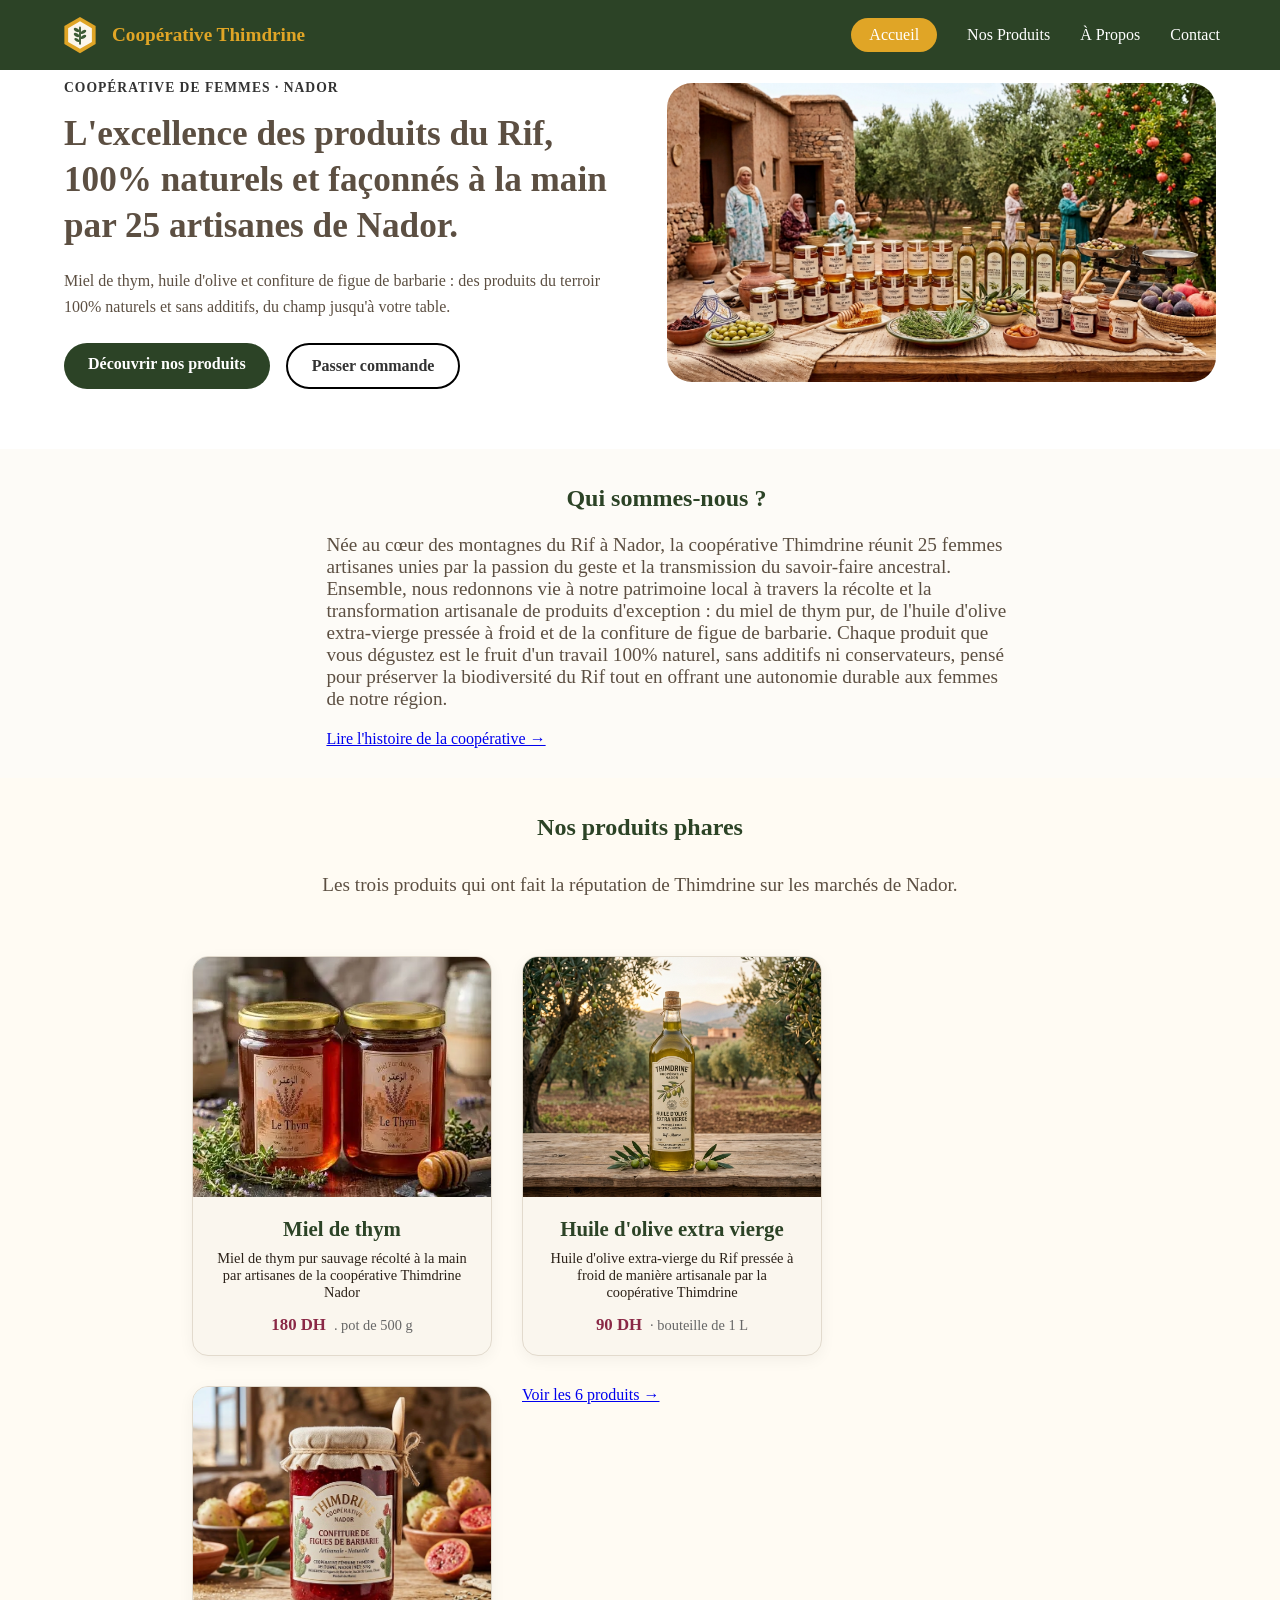
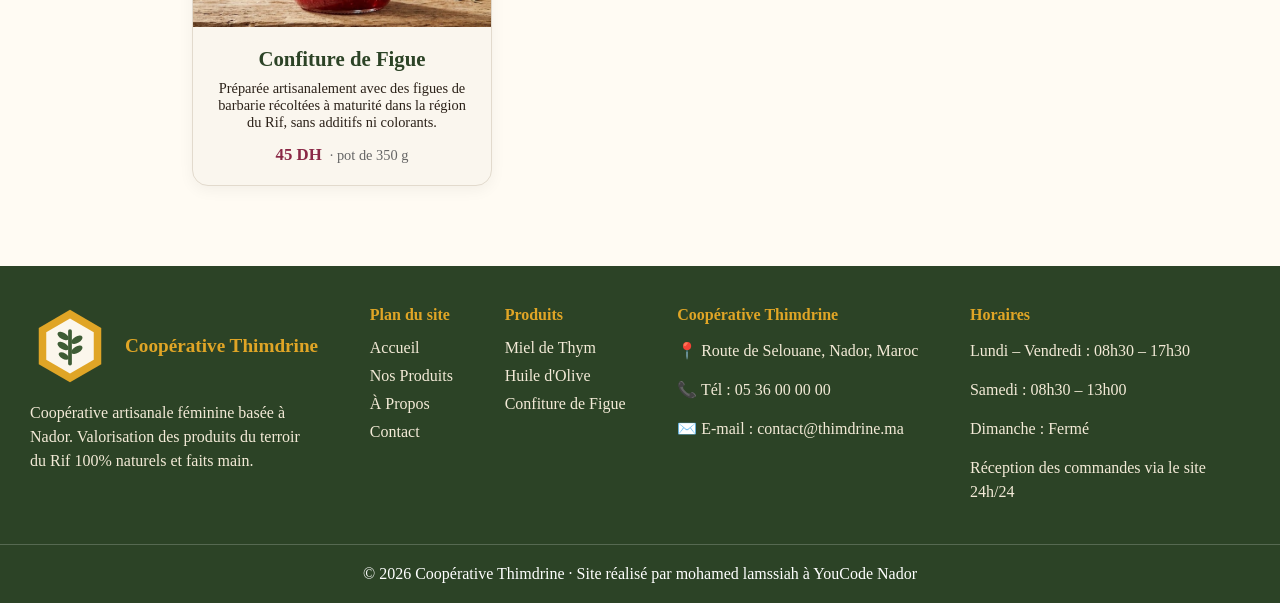
<file: index.html>
<!DOCTYPE html>
<html lang="fr">
<head>
    <meta charset="UTF-8">
    <meta name="viewport" content="width=device-width, initial-scale=1.0">
    <link rel="stylesheet" href="https://fonts.googleapis.com/css?family=Tangerine">
    <link rel="stylesheet" href="style.css">
    <title>cooperative-thimdrine</title>
</head>
<body>
    <header>
        <nav>
            <a href="index.html">
                <img src="img/logo.svg" alt="Thimdrine - Produits artisanaux marocains">
                <h2>Coopérative Thimdrine</h2>
            </a>
            <div class="nav-menu-wrapper">
                <ul class="nav-list">
                    <li><a href="index.html" class="active">Accueil</a></li>
                    <li><a href="Nos_Produits.html">Nos Produits</a></li>
                    <li><a href="À_Propos.html">À Propos</a></li>
                    <li><a href="Contact.html">Contact</a></li>
                </ul>    
            </div>
        </nav>
    </header> 
    
    <main>
        <section class="hero">
            <div class="hero-content">
                <p class="tagline">COOPÉRATIVE DE FEMMES · NADOR</p>
                <h2>
                    L'excellence des produits du Rif, 100% naturels et façonnés à la main par 25 artisanes de Nador.
                </h2>
                <p class="hero-description">
                    Miel de thym, huile d'olive et confiture de figue de barbarie : des produits du terroir 100% naturels et sans additifs, du champ jusqu'à votre table.
                </p>
                <div class="hero-btn">
                    <a href="Nos_Produits.html" class="first-btn">Découvrir nos produits</a>
                    <a href="Contact.html" class="secende-btn">Passer commande</a>
                </div>
            </div>
            
            <figure class="hero-img">
                <img src="img/cooperative.webp" alt="Femmes de la coopérative de Nador présentants leurs produits artisanaux" loading="lazy">
            </figure>   
        </section>

        <section class="secende-hero">
            <div class="seconde-hero-centent">
                <h2>Qui sommes-nous ?</h2>
                <p class="text">
                    Née au cœur des montagnes du Rif à Nador, la coopérative Thimdrine réunit 25 femmes artisanes unies par la passion du geste et la transmission du savoir-faire ancestral.
                    Ensemble, nous redonnons vie à notre patrimoine local à travers la récolte et la transformation artisanale de produits d'exception : du miel de thym pur, de l'huile d'olive extra-vierge pressée à froid et de la confiture de figue de barbarie.
                    Chaque produit que vous dégustez est le fruit d'un travail 100% naturel, sans additifs ni conservateurs, pensé pour préserver la biodiversité du Rif tout en offrant une autonomie durable aux femmes de notre région.
                </p>
                <div class="second-hero-btn">
                    <a href="À_Propos.html" class="btn">Lire l'histoire de la coopérative →</a>
                </div>
            </div>
        </section>

        <section class="third-hero">
            <div class="third-hero-centent">
                <h2>Nos produits phares</h2>
                <p class="text">
                    Les trois produits qui ont fait la réputation de Thimdrine sur les marchés de Nador.
                </p>
            </div>
            <div class="product">
                <article class="product-card">
                    <div class="product-img">
                        <img src="img/product1.webp" alt="Miel de thym" loading="lazy">
                    </div>
                    <div class="product-info">
                        <h3>Miel de thym</h3>
                        <p class="product-description">
                            Miel de thym pur sauvage récolté à la main par artisanes de la coopérative Thimdrine Nador

                        </p>
                        <div class="product-price">
                            <span class="price">180 DH</span>
                            <span class="unit">. pot de 500 g</span>
                        </div>
                    </div>
                </article>

                <article class="product-card">
                    <div class="product-img">
                        <img src="img/product.webp" alt="Huile d'olive extra vierge" loading="lazy">
                    </div>
                    <div class="product-info">
                        <h3>Huile d'olive extra vierge</h3>
                        <p class="product-description">
                            Huile d'olive extra-vierge du Rif pressée à froid de manière artisanale par la coopérative Thimdrine
                        </p>
                        <div class="product-price">
                            <span class="price">90 DH</span>
                            <span class="unit">· bouteille de 1 L</span>
                        </div>
                    </div>
                    
                </article>
                <article class="product-card">
                    <div class="product-img">
                        <img src="img/product2.webp" alt="Confiture de Figue" loading="lazy">
                    </div>
                    <div class="product-info">
                        <h3>Confiture de Figue</h3>
                        <p class="product-description">
                            Préparée artisanalement avec des figues de barbarie récoltées à maturité dans la région du Rif, sans additifs ni colorants.
                        </p>
                        <div class="product-price">
                            <span class="price">45 DH</span>
                            <span class="unit">· pot de 350 g</span>
                        </div>
                    </div>
                </article>
                <div class="second-hero-btn">
                    <a href="Nos_Produits.html" class="btn">Voir les 6 produits →</a>
                </div>
                
            </div>

        </section>
    </main>  


    <footer>
        <div class="footer-main">
            <div class="footer-col">
                <a href="index.html">
                    <img src="img/logo.svg" alt="Thimdrine - Produits artisanaux marocains">
                    <h1>Coopérative Thimdrine</h1>
                </a>
                <p>Coopérative artisanale féminine basée à Nador. Valorisation des produits du terroir du Rif 100% naturels et faits main.</p>
            </div>
            <div class="footer-col">
                <h2>Plan du site</h2>
                <ul class="nav-plan">
                    <li><a href="index.html">Accueil</a></li>
                    <li><a href="Nos_Produits.html">Nos Produits</a></li>
                    <li><a href="À_Propos.html">À Propos</a></li>
                    <li><a href="Contact.html">Contact</a></li>
                </ul>
            </div>
            <div class="footer-col">
                <h2>Produits</h2>
                <ul class="nav-produits">
                    <li><a href="">Miel de Thym</a></li>
                    <li><a href="">Huile d'Olive</a></li>
                    <li><a href="">Confiture de Figue</a></li>
                </ul>

            </div>
            <div class="footer-col">
                <h2>Coopérative Thimdrine</h2>
                <p>📍 Route de Selouane, Nador, Maroc</p>
                <p>📞 Tél : 05 36 00 00 00</p>
                <p>✉️ E-mail : contact@thimdrine.ma</p>
            </div>
            <div class="footer-col">
                <h2>Horaires</h2>
                <p>Lundi – Vendredi : 08h30 – 17h30</p>
                <p>Samedi : 08h30 – 13h00</p>
                <p>Dimanche : Fermé </p>
                <p>Réception des commandes via le site 24h/24</p>
            </div>
        </div>
        <div class="footer-bottom">
            <p>© 2026 Coopérative Thimdrine · Site réalisé par mohamed lamssiah à YouCode Nador</p>
        </div>
    </footer>
</body>
</html>
</file>
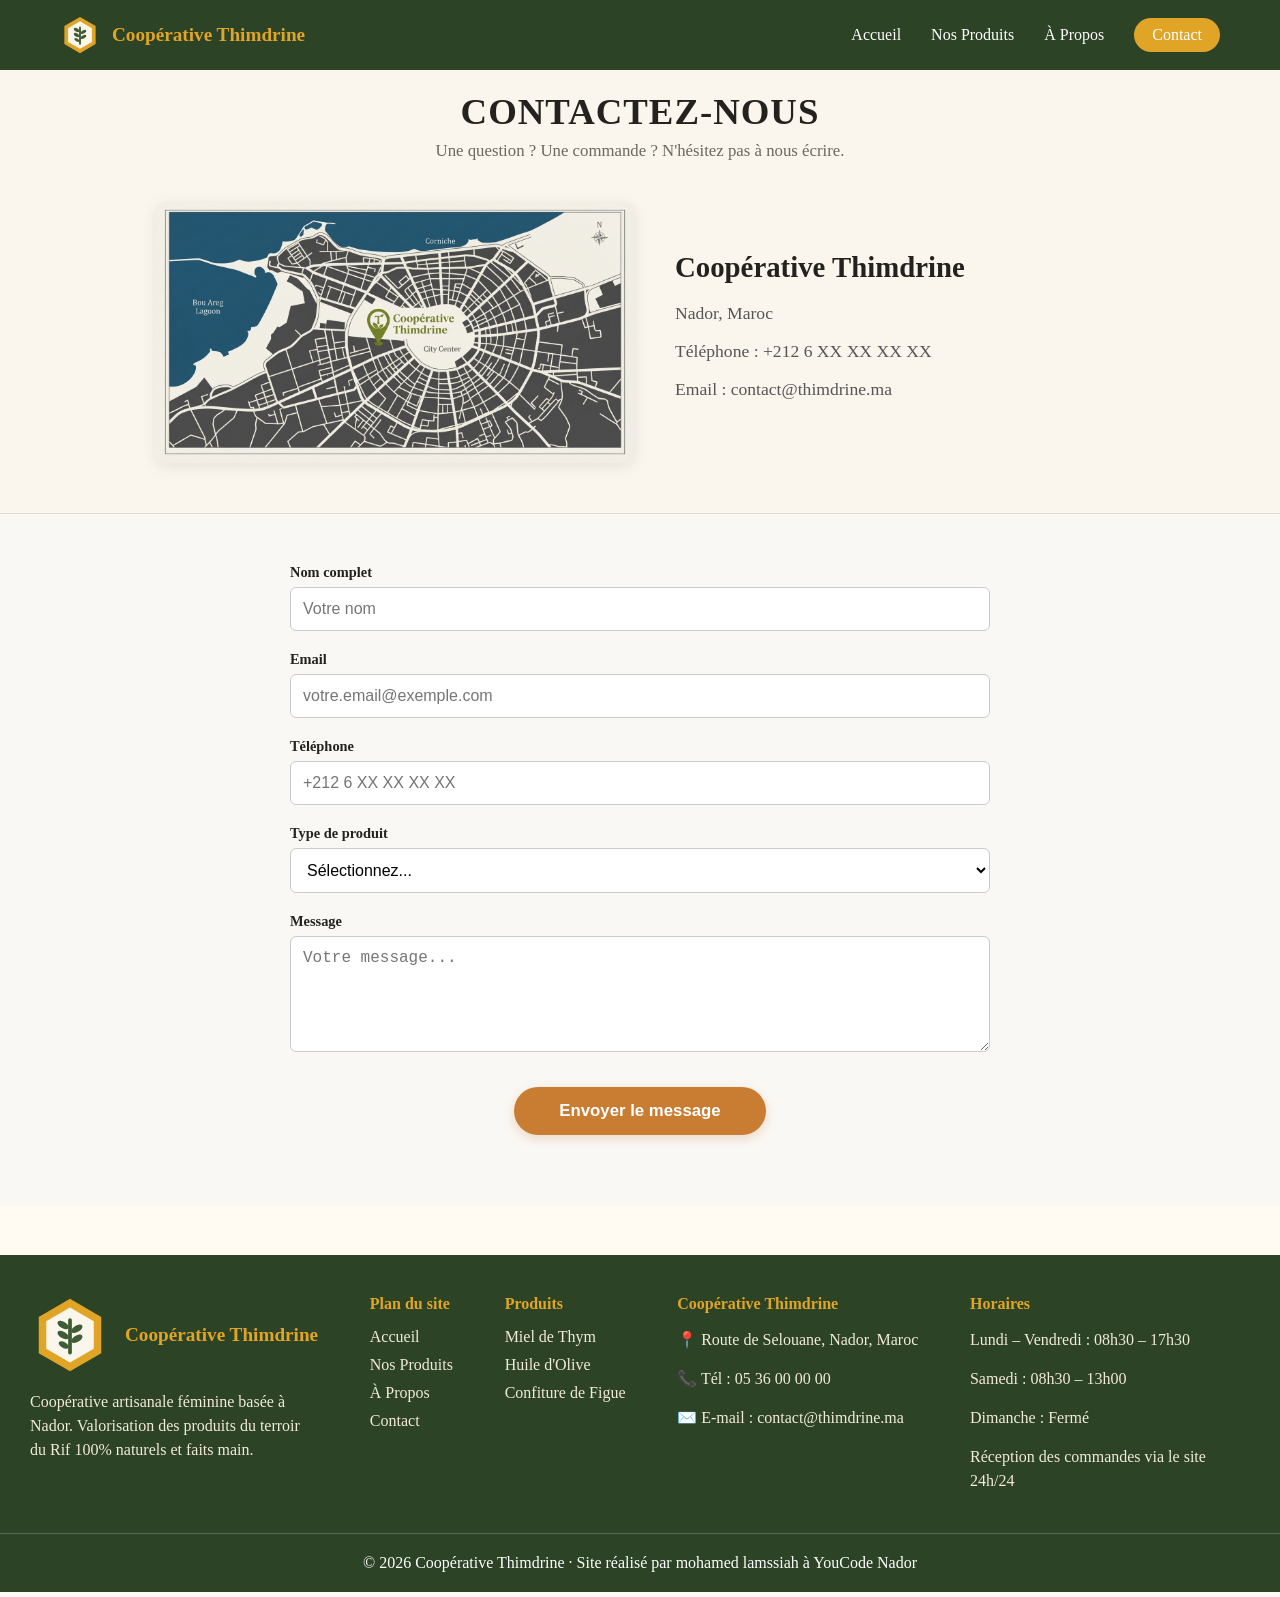
<file: Contact.html>
<!DOCTYPE html>
<html lang="fr">
<head>
    <meta charset="UTF-8">
    <meta name="viewport" content="width=device-width, initial-scale=1.0">
    <link rel="stylesheet" href="style.css">
    <title>cooperative-thimdrine</title>
</head>
<body>
    <header>
        <nav>
            <a href="index.html">
                <img src="img/logo.svg" alt="Thimdrine - Produits artisanaux marocains">
                <h2>Coopérative Thimdrine</h2>
            </a>
            <div class="nav-menu-wrapper">
                <ul class="nav-list">
                    <li><a href="index.html">Accueil</a></li>
                    <li><a href="Nos_Produits.html">Nos Produits</a></li>
                    <li><a href="À_Propos.html">À Propos</a></li>
                    <li><a href="Contact.html"  class="active">Contact</a></li>
                </ul>    
            </div>
        </nav>
    </header>  

    <main>
        <section class="contact-hero">
            <div class="contact-hero-container">
                <h2>CONTACTEZ-NOUS</h2>
                <p class="contact-subtitle">Une question ? Une commande ? N'hésitez pas à nous écrire.</p>

                <div class="contact-info-grid">
                    <div class="contact-map">
                        <img src="img/18.webp" alt="Carte Coopérative Thimdrine Nador" loading="lazy">
                    </div>
                    <div class="contact-details">
                        <h3>Coopérative Thimdrine</h3>
                        <p class="location">Nador, Maroc</p>
                        <p class="phone">Téléphone : +212 6 XX XX XX XX</p>
                        <p class="email">Email : contact@thimdrine.ma</p>
                    </div>
                </div>
            </div>
        </section>

        <section class="contact-form-section">
            <div class="contact-form-container">
                <form action="#" method="POST" class="contact-form">
                    
                    <div class="form-group">
                        <label for="fullname">Nom complet</label>
                        <input type="text" id="fullname" name="fullname" placeholder="Votre nom" required>
                    </div>

                    <div class="form-group">
                        <label for="email">Email</label>
                        <input type="email" id="email" name="email" placeholder="votre.email@exemple.com" required>
                    </div>

                    <div class="form-group">
                        <label for="phone">Téléphone</label>
                        <input type="tel" id="phone" name="phone" placeholder="+212 6 XX XX XX XX">
                    </div>

                    <div class="form-group">
                        <label for="product-type">Type de produit</label>
                        <select id="product-type" name="product-type">
                            <option value="" disabled selected>Sélectionnez...</option>
                            <option value="miel">Miel naturel</option>
                            <option value="huile">Huile d'olive / Argan</option>
                            <option value="confiture">Confiture artisanale</option>
                            <option value="autre">Autre demande</option>
                        </select>
                    </div>

                    <div class="form-group">
                        <label for="message">Message</label>
                        <textarea id="message" name="message" rows="5" placeholder="Votre message..." required></textarea>
                    </div>

                    <div class="form-submit">
                        <button type="submit" class="btn-submit">Envoyer le message</button>
                    </div>

                </form>
            </div>
        </section>

   
    </main>  
    
     <footer>
        <div class="footer-main">
            <div class="footer-col">
                <a href="index.html">
                    <img src="img/logo.svg" alt="Thimdrine - Produits artisanaux marocains">
                    <h1>Coopérative Thimdrine</h1>
                </a>
                <p>Coopérative artisanale féminine basée à Nador. Valorisation des produits du terroir du Rif 100% naturels et faits main.</p>
            </div>
            <div class="footer-col">
                <h2>Plan du site</h2>
                <ul class="nav-plan">
                    <li><a href="index.html">Accueil</a></li>
                    <li><a href="Nos_Produits.html">Nos Produits</a></li>
                    <li><a href="À_Propos.html">À Propos</a></li>
                    <li><a href="Contact.html">Contact</a></li>
                </ul>
            </div>
            <div class="footer-col">
                <h2>Produits</h2>
                <ul class="nav-produits">
                    <li><a href="">Miel de Thym</a></li>
                    <li><a href="">Huile d'Olive</a></li>
                    <li><a href="">Confiture de Figue</a></li>
                </ul>

            </div>
            <div class="footer-col">
                <h2>Coopérative Thimdrine</h2>
                <p>📍 Route de Selouane, Nador, Maroc</p>
                <p>📞 Tél : 05 36 00 00 00</p>
                <p>✉️ E-mail : contact@thimdrine.ma</p>
            </div>
            <div class="footer-col">
                <h2>Horaires</h2>
                <p>Lundi – Vendredi : 08h30 – 17h30</p>
                <p>Samedi : 08h30 – 13h00</p>
                <p>Dimanche : Fermé </p>
                <p>Réception des commandes via le site 24h/24</p>
            </div>
        </div>
        <div class="footer-bottom">
            <p>© 2026 Coopérative Thimdrine · Site réalisé par mohamed lamssiah à YouCode Nador</p>
        </div>
    </footer>
</body>
</html>
</file>
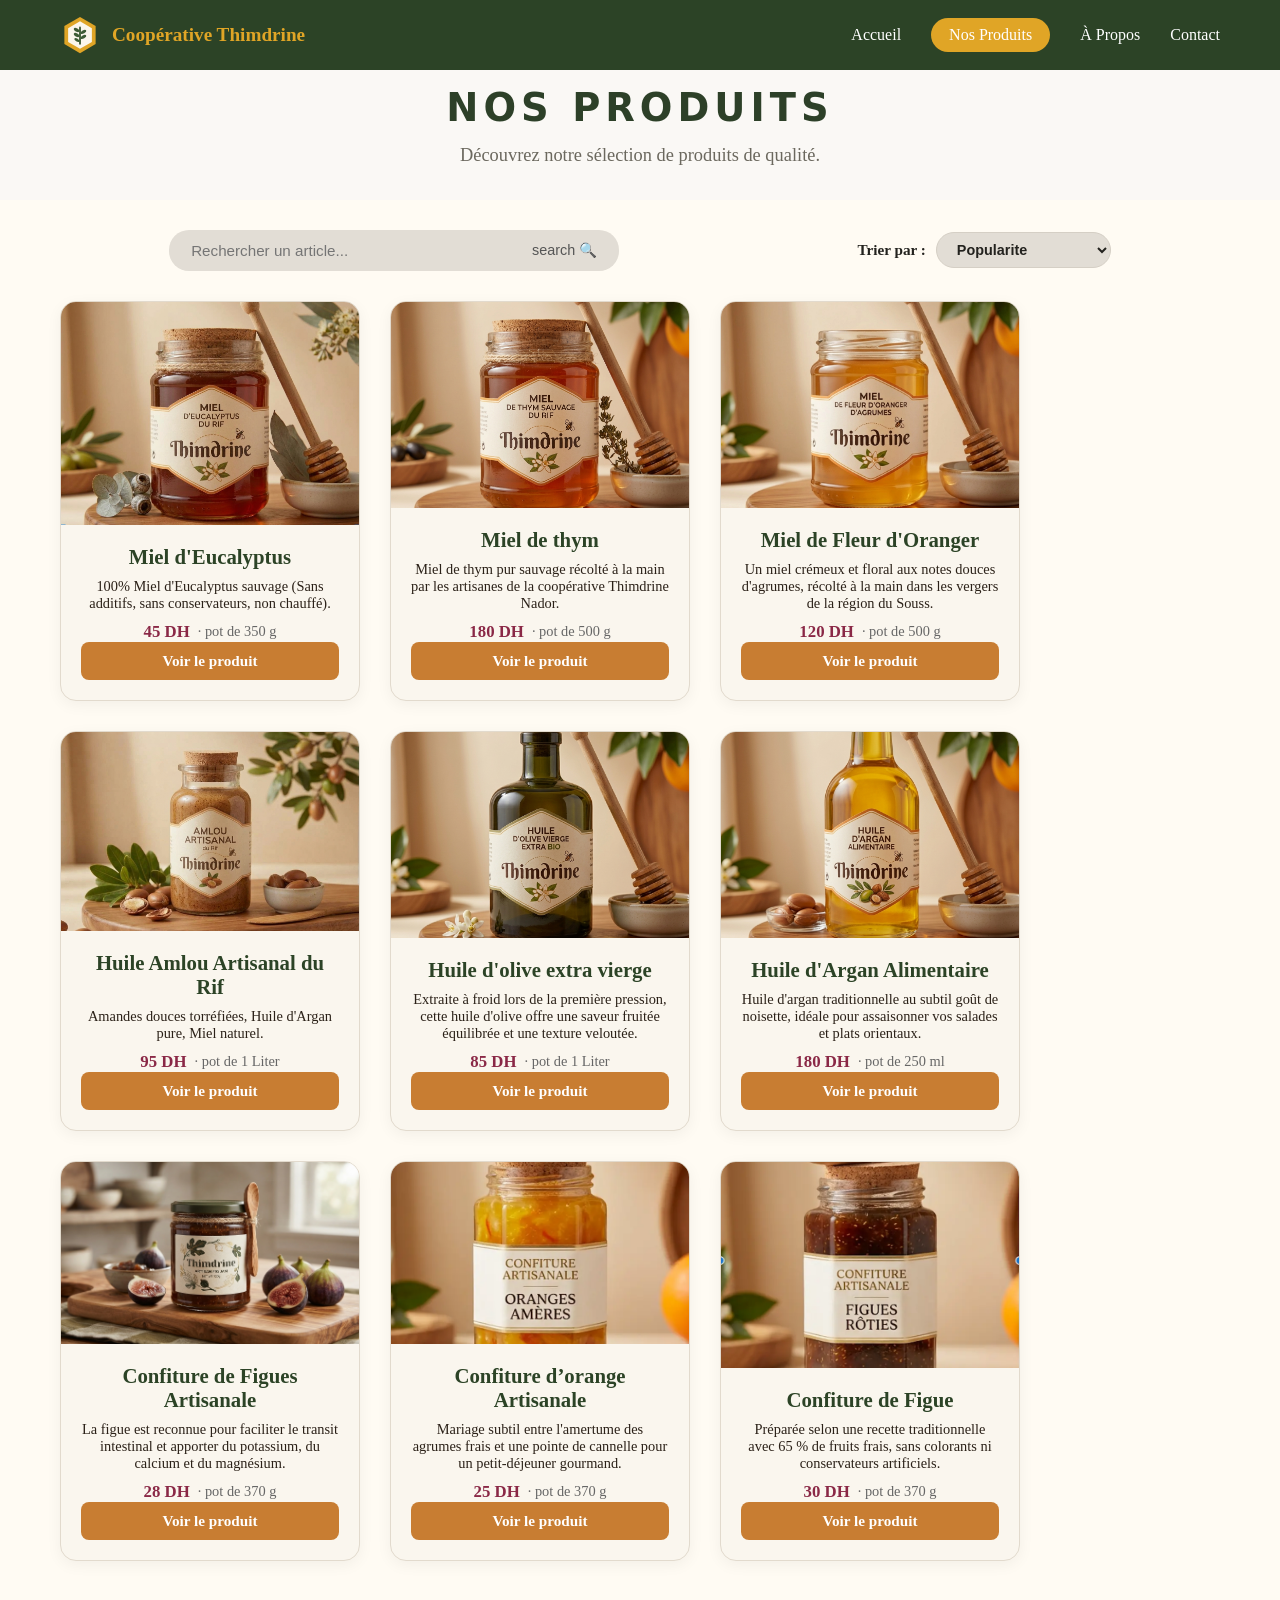
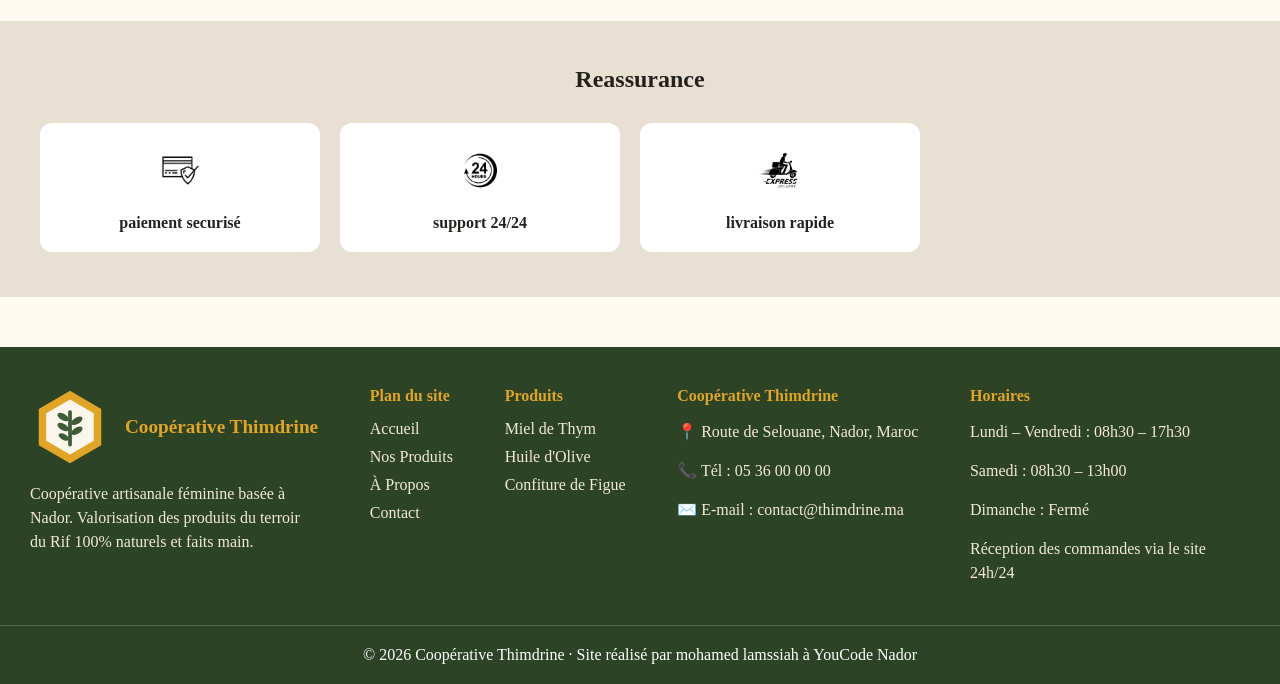
<file: Nos_Produits.html>
<!DOCTYPE html>
<html lang="fr">
<head>
    <meta charset="UTF-8">
    <meta name="viewport" content="width=device-width, initial-scale=1.0">
    <link rel="stylesheet" href="style.css">
    <title>cooperative-thimdrine</title>
</head>
<body>

    <!-- header-->
    <header>
        <nav>
            <a href="index.html">
                <img src="img/logo.svg" alt="Thimdrine - Produits artisanaux marocains">
                <h2>Coopérative Thimdrine</h2>
            </a>
            <div class="nav-menu-wrapper">
                <ul class="nav-list">
                    <li><a href="index.html">Accueil</a></li>
                    <li><a href="Nos_Produits.html"  class="active">Nos Produits</a></li>
                    <li><a href="À_Propos.html">À Propos</a></li>
                    <li><a href="Contact.html">Contact</a></li>
                </ul>    
            </div>
        </nav>
    </header>

    <!-- main-->
    <main> 
    <section class="produit-hero">
        <div class="produit-content-hero">
            <h2>NOS PRODUITS</h2>
            <p class="text-pro">
                Découvrez notre sélection de produits de qualité.
            </p>
        </div>
     </section>
     
     <section class="toolbar">
        <div class="products-toolbar">
            <form action="/recherche" method="GET">
                <input type="search" name="q" placeholder="Rechercher un article..." required>
                <button type="submit">search 🔍</button>
            </form>

            <div class="barr-trier">
                <label for="sort">Trier par :</label>
                <select id="sort">
                    <option value="populaarity">Popularite</option>
                    <option value="price-croi">Prix : croissant</option>
                    <option value="price-dec">Prix : décroissant</option>
                </select>
            </div>
        </div>
     </section>

    <section class="products-section">
        <div class="products-grid">
            <article class="product-card">
                <div class="product-img">
                    <img src="img/10.webp" alt="Miel d'Eucalyptus" loading="lazy">
                </div>
                <div class="product-info">
                    <h3>Miel d'Eucalyptus</h3>
                    <p class="product-description">
                        100% Miel d'Eucalyptus sauvage (Sans additifs, sans conservateurs, non chauffé).
                    </p>    
                    <div class="product-price">
                        <span class="price">45 DH</span>
                        <span class="unit">· pot de 350 g</span>
                    </div>
                    <a href="miel-eucalyptus.html" class="btn-detail">Voir le produit</a>
                </div>
            </article>

            <article class="product-card">
                <div class="product-img">
                    <img src="img/11.webp" alt="Miel de thym" loading="lazy">
                </div>    
                <div class="product-info">
                    <h3>Miel de thym</h3>
                    <p class="product-description">
                        Miel de thym pur sauvage récolté à la main par les artisanes de la coopérative Thimdrine Nador.
                    </p>
                     <div class="product-price">
                        <span class="price">180 DH</span>
                        <span class="unit">· pot de 500 g</span>
                    </div>
                    <a href="miel-eucalyptus.html" class="btn-detail">Voir le produit</a>
                </div>
            </article>

            <article class="product-card">
                <div class="product-img">
                    <img src="img/12.webp" alt="Miel de Fleur d'Oranger" loading="lazy">
                </div>    
                <div class="product-info">
                    <h3>Miel de Fleur d'Oranger</h3>
                    <p class="product-description">
                        Un miel crémeux et floral aux notes douces d'agrumes, récolté à la main dans les vergers de la région du Souss.
                    </p>
                    <div class="product-price">
                        <span class="price">120 DH</span>
                        <span class="unit">· pot de 500 g</span>
                    </div>
                    <a href="miel-eucalyptus.html" class="btn-detail">Voir le produit</a>
                </div>
            </article>

            <article class="product-card">
                <div class="product-img">
                    <img src="img/9.webp" alt="Huile Amlou Artisanal du Rif" loading="lazy">
                </div>    
                <div class="product-info">
                    <h3>Huile Amlou Artisanal du Rif</h3>
                    <p class="product-description">
                        Amandes douces torréfiées, Huile d'Argan pure, Miel naturel.
                    </p>
                    <div class="product-price">
                        <span class="price">95 DH</span>
                        <span class="unit">· pot de 1 Liter</span>
                    </div>
                    <a href="miel-eucalyptus.html" class="btn-detail">Voir le produit</a>
                </div>
            </article>

            <article class="product-card">
                <div class="product-img">
                    <img src="img/7.webp" alt="Huile d'olive extra vierge" loading="lazy">
                </div>    
                <div class="product-info">
                    <h3>Huile d'olive extra vierge</h3>
                    <p class="product-description">
                        Extraite à froid lors de la première pression, cette huile d'olive offre une saveur fruitée équilibrée et une texture veloutée.
                    </p>
                    <div class="product-price">
                        <span class="price">85 DH</span>
                        <span class="unit">· pot de 1 Liter</span>
                    </div>
                    <a href="miel-eucalyptus.html" class="btn-detail">Voir le produit</a>
                </div>
            </article>

            <article class="product-card">
                <div class="product-img">
                    <img src="img/3.webp" alt="Huile d'olive extra vierge" loading="lazy">
                </div>    
                <div class="product-info">
                    <h3>Huile d'Argan Alimentaire </h3>
                    <p class="product-description">
                        Huile d'argan traditionnelle au subtil goût de noisette, idéale pour assaisonner vos salades et plats orientaux.
                    </p>
                    <div class="product-price">
                        <span class="price">180 DH</span>
                        <span class="unit">· pot de 250 ml</span>
                    </div>
                    <a href="miel-eucalyptus.html" class="btn-detail">Voir le produit</a>
                </div>
            </article>

            <article class="product-card">
                <div class="product-img">
                    <img src="img/8.webp" alt="Confiture de Figues Artisanale" loading="lazy">
                </div>    
                <div class="product-info">
                    <h3>Confiture de Figues Artisanale </h3>
                    <p class="product-description">
                        La figue est reconnue pour faciliter le transit intestinal et apporter du potassium, du calcium et du magnésium.
                    </p>
                    <div class="product-price">
                        <span class="price">28 DH</span>
                        <span class="unit">· pot de 370 g</span>
                    </div>
                    <a href="miel-eucalyptus.html" class="btn-detail">Voir le produit</a>
                </div>
            </article>

            <article class="product-card">
                <div class="product-img">
                    <img src="img/5.webp" alt="Confiture d’orange Artisanale" loading="lazy">
                </div>    
                <div class="product-info">
                    <h3>Confiture d’orange Artisanale </h3>
                    <p class="product-description">
                        Mariage subtil entre l'amertume des agrumes frais et une pointe de cannelle pour un petit-déjeuner gourmand.
                    </p>
                    <div class="product-price">
                        <span class="price">25 DH</span>
                        <span class="unit">· pot de 370 g</span>
                    </div>
                    <a href="miel-eucalyptus.html" class="btn-detail">Voir le produit</a>
                </div>
            </article>

            <article class="product-card">
                <div class="product-img">
                    <img src="img/4.webp" alt="Confiture de Figue" loading="lazy">
                </div>    
                <div class="product-info">
                    <h3>Confiture de Figue </h3>
                    <p class="product-description">
                        Préparée selon une recette traditionnelle avec 65 % de fruits frais, sans colorants ni conservateurs artificiels.
                    </p>
                    <div class="product-price">
                        <span class="price">30 DH</span>
                        <span class="unit">· pot de 370 g</span>
                    </div>
                    <a href="miel-eucalyptus.html" class="btn-detail">Voir le produit</a>
                </div>
            </article>
        </div>
     </section> 
     
     <section class="reassurance-section">
        <div class="reassurance-container">
            <h3>Reassurance</h3>

            <div class="reassurance-grid">
                <article class="item">
                    <div class="icone">
                        <img src="img/paiement-securisé.webp" alt="paiement securisé" loading="lazy">
                    </div>
                    <h3>paiement securisé</h3>
                </article>

                <article class="item">
                    <div class="icone">
                        <img src="img/support-24_24.webp" alt="support 24/24" loading="lazy">
                    </div>
                    <h3>support 24/24</h3>
                </article>

                <article class="item">
                    <div class="icone">
                        <img src="img/livraison-rapide.webp" alt="livraison rapide" loading="lazy">
                    </div>
                    <h3>livraison rapide</h3>
                </article>
            </div>

        </div>

     </section>
    </main> 

    <!-- footer--> 
     <footer>
        <div class="footer-main">
            <div class="footer-col">
                <a href="index.html">
                    <img src="img/logo.svg" alt="Thimdrine - Produits artisanaux marocains">
                    <h1>Coopérative Thimdrine</h1>
                </a>
                <p>Coopérative artisanale féminine basée à Nador. Valorisation des produits du terroir du Rif 100% naturels et faits main.</p>
            </div>
            <div class="footer-col">
                <h2>Plan du site</h2>
                <ul class="nav-plan">
                    <li><a href="index.html">Accueil</a></li>
                    <li><a href="Nos_Produits.html">Nos Produits</a></li>
                    <li><a href="À_Propos.html">À Propos</a></li>
                    <li><a href="Contact.html">Contact</a></li>
                </ul>
            </div>
            <div class="footer-col">
                <h2>Produits</h2>
                <ul class="nav-produits">
                    <li><a href="">Miel de Thym</a></li>
                    <li><a href="">Huile d'Olive</a></li>
                    <li><a href="">Confiture de Figue</a></li>
                </ul>

            </div>
            <div class="footer-col">
                <h2>Coopérative Thimdrine</h2>
                <p>📍 Route de Selouane, Nador, Maroc</p>
                <p>📞 Tél : 05 36 00 00 00</p>
                <p>✉️ E-mail : contact@thimdrine.ma</p>
            </div>
            <div class="footer-col">
                <h2>Horaires</h2>
                <p>Lundi – Vendredi : 08h30 – 17h30</p>
                <p>Samedi : 08h30 – 13h00</p>
                <p>Dimanche : Fermé </p>
                <p>Réception des commandes via le site 24h/24</p>
            </div>
        </div>
        <div class="footer-bottom">
            <p>© 2026 Coopérative Thimdrine · Site réalisé par mohamed lamssiah à YouCode Nador</p>
        </div>
    </footer>
</body>
</html>
</file>
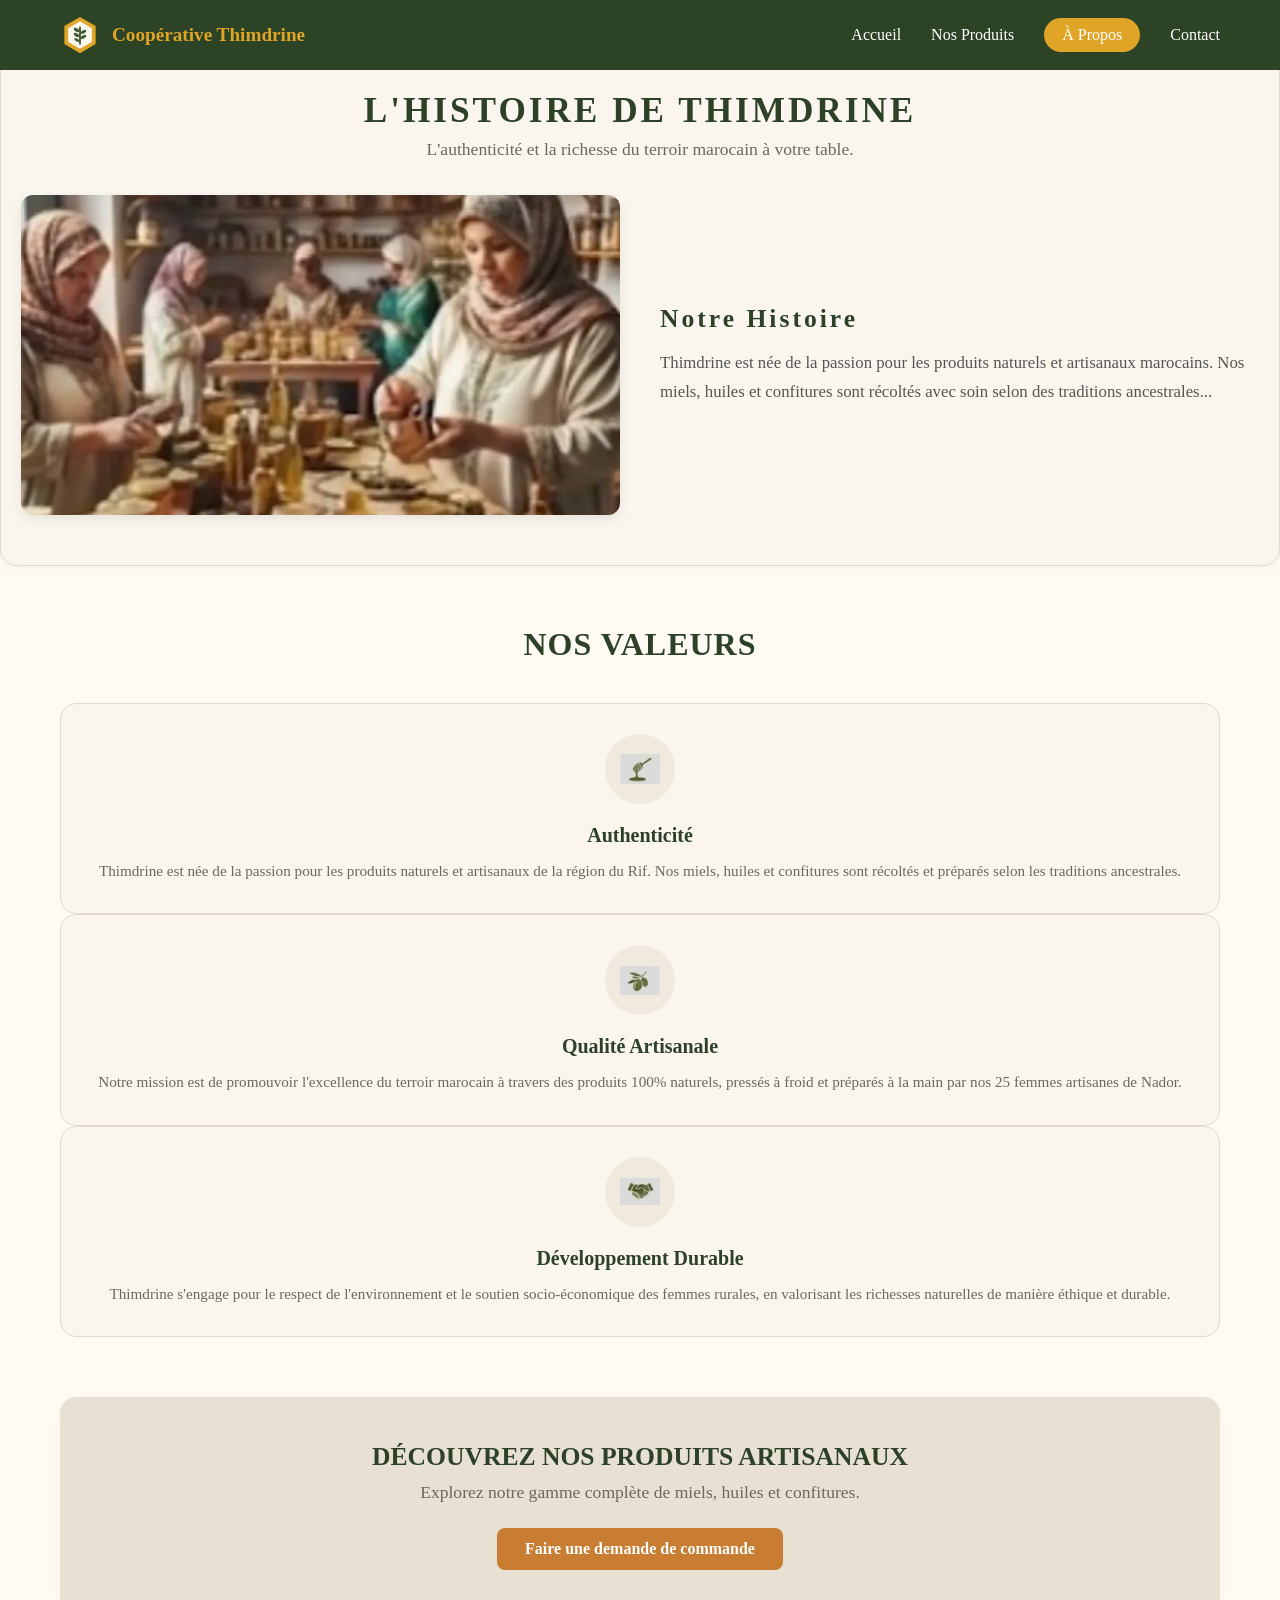
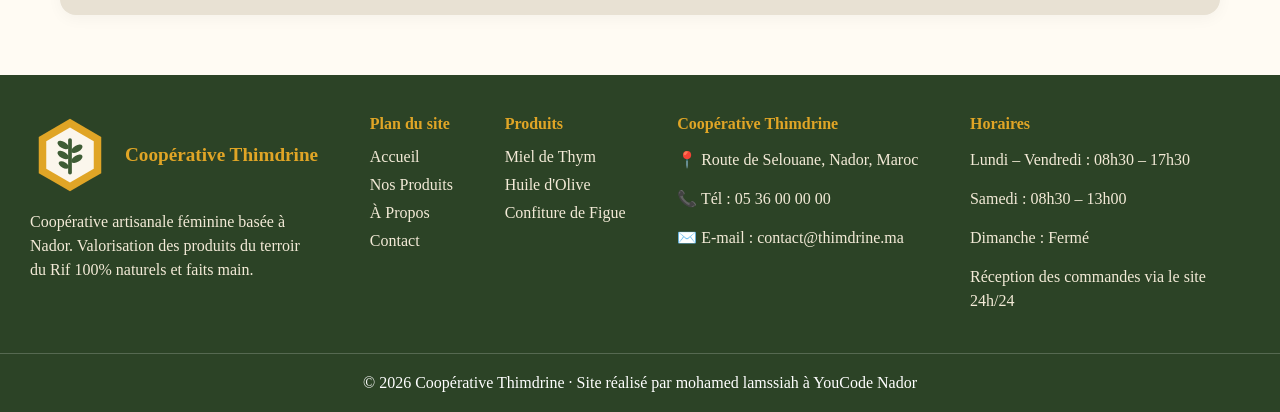
<file: À_Propos.html>
<!DOCTYPE html>
<html lang="fr">
<head>
    <meta charset="UTF-8">
    <meta name="viewport" content="width=device-width, initial-scale=1.0">
    <link rel="stylesheet" href="style.css">
    <title>cooperative-thimdrine</title>
</head>
<body>
    <header>
        <nav>
            <a href="index.html">
                <img src="img/logo.svg" alt="Thimdrine - Produits artisanaux marocains">
                <h2>Coopérative Thimdrine</h2>
            </a>
            <div class="nav-menu-wrapper">
                <ul class="nav-list">
                    <li><a href="index.html">Accueil</a></li>
                    <li><a href="Nos_Produits.html">Nos Produits</a></li>
                    <li><a href="À_Propos.html"  class="active">À Propos</a></li>
                    <li><a href="Contact.html">Contact</a></li>
                </ul>    
            </div>
        </nav>
    </header> 

    <main>
        <section class="story">
        <div class="story-container">
            <div class="story-header">
                <h2>L'HISTOIRE DE THIMDRINE</h2>
                <p>L'authenticité et la richesse du terroir marocain à votre table.</p>
            </div>
            
            <div class="story-content">
                <div class="story-img">
                    <img src="img/13.webp" alt="Les artisanes de la coopérative Thimdrine" loading="lazy">
                </div>
                <div class="story-text">
                    <h3>Notre Histoire</h3>
                    <p>
                        Thimdrine est née de la passion pour les produits naturels et artisanaux marocains. Nos miels, huiles et confitures sont récoltés avec soin selon des traditions ancestrales...
                    </p>
                </div>
            </div>
        </div>
    </section>
    <section class="values-section">
        <div class="values-container">
            <h3>NOS VALEURS</h3>

            <div class="values-grid">
                <!-- Valeur 1 : Authenticité -->
                <article class="value-card">
                    <div class="value-icon">
                        <img src="img/14.webp" alt="Authenticité" loading="lazy">
                    </div>
                    <h4>Authenticité</h4>
                    <p>
                        Thimdrine est née de la passion pour les produits naturels et artisanaux de la région du Rif. Nos miels, huiles et confitures sont récoltés et préparés selon les traditions ancestrales.
                    </p>
                </article>

                <!-- Valeur 2 : Qualité Artisanale -->
                <article class="value-card">
                    <div class="value-icon">
                        <img src="img/15.webp" alt="Qualité Artisanale" loading="lazy">
                    </div>
                    <h4>Qualité Artisanale</h4>
                    <p>
                        Notre mission est de promouvoir l'excellence du terroir marocain à travers des produits 100% naturels, pressés à froid et préparés à la main par nos 25 femmes artisanes de Nador.
                    </p>
                </article>

                <!-- Valeur 3 : Développement Durable -->
                <article class="value-card">
                    <div class="value-icon">
                        <img src="img/16.webp" alt="Développement Durable" loading="lazy">
                    </div>
                    <h4>Développement Durable</h4>
                    <p>
                        Thimdrine s'engage pour le respect de l'environnement et le soutien socio-économique des femmes rurales, en valorisant les richesses naturelles de manière éthique et durable.
                    </p>
                </article>
            </div>
        </div>
    </section>
    <section class="cta-section">
        <div class="cta-container">
            <h3>DÉCOUVREZ NOS PRODUITS ARTISANAUX</h3>
            <p>Explorez notre gamme complète de miels, huiles et confitures.</p>
            <a href="Nos_Produits.html" class="btn-cta">Faire une demande de commande</a>
        </div>
    </section>  
    </main> 

     <footer>
        <div class="footer-main">
            <div class="footer-col">
                <a href="index.html">
                    <img src="img/logo.svg" alt="Thimdrine - Produits artisanaux marocains">
                    <h1>Coopérative Thimdrine</h1>
                </a>
                <p>Coopérative artisanale féminine basée à Nador. Valorisation des produits du terroir du Rif 100% naturels et faits main.</p>
            </div>
            <div class="footer-col">
                <h2>Plan du site</h2>
                <ul class="nav-plan">
                    <li><a href="index.html">Accueil</a></li>
                    <li><a href="Nos_Produits.html">Nos Produits</a></li>
                    <li><a href="À_Propos.html">À Propos</a></li>
                    <li><a href="Contact.html">Contact</a></li>
                </ul>
            </div>
            <div class="footer-col">
                <h2>Produits</h2>
                <ul class="nav-produits">
                    <li><a href="">Miel de Thym</a></li>
                    <li><a href="">Huile d'Olive</a></li>
                    <li><a href="">Confiture de Figue</a></li>
                </ul>

            </div>
            <div class="footer-col">
                <h2>Coopérative Thimdrine</h2>
                <p>📍 Route de Selouane, Nador, Maroc</p>
                <p>📞 Tél : 05 36 00 00 00</p>
                <p>✉️ E-mail : contact@thimdrine.ma</p>
            </div>
            <div class="footer-col">
                <h2>Horaires</h2>
                <p>Lundi – Vendredi : 08h30 – 17h30</p>
                <p>Samedi : 08h30 – 13h00</p>
                <p>Dimanche : Fermé </p>
                <p>Réception des commandes via le site 24h/24</p>
            </div>
        </div>
        <div class="footer-bottom">
            <p>© 2026 Coopérative Thimdrine · Site réalisé par mohamed lamssiah à YouCode Nador</p>
        </div>
    </footer>
</body>
</html>
</file>
<file: style.css>
*,
*::before,
*::after{
    margin: 0;
    padding: 0;
    box-sizing: border-box;
}
/** style body **/
body{
    background-color: #FFFBF3;
    min-height: 100vh;
}
/** style header **/
header{
    position: fixed;
    top: 0;
    left: 0;
    width: 100%;
    background-color: #2C4326;
    padding: 15px 60px;
    margin-bottom: 40px;
    z-index: 1;
}
nav{
    display: flex;
    justify-content: space-between;
    align-items: center;
}
header nav a {
    display: flex;
    align-items: center;
    gap: 12px;
    text-decoration: none;
}
header nav a img {
    height: 40px; 
    width: auto;  
    display: block;
}
header nav a h2{
    color: #E0A526;
    font-size: 1.2rem;
    margin: 0;
}
.nav-list{
    display: flex;
    gap: 30px;
    align-items: center;
    list-style: none;
    margin: 0;
    padding: 0;
}
.nav-list a{
    text-decoration: none;
    color: white;
    font-weight: 500;
}
.active{
    display: inline-block;
    background-color: #E0A526;
    color: #FFFFFF;
    padding: 8px 18px;
    border-radius: 50px
}
/** style footer**/
footer{
    background-color: #2C4326;
    color: white;
    width: 100%;
    height: auto;
    margin-top: 50px;

}
.footer-main{
    display: flex;
    max-width: 1280px;
    margin:0 auto;
    justify-content: space-between;
    align-items: flex-start;
    padding: 40px 30px;
}
.footer-col h2{
    color: #E0A526;
    margin-bottom: 15px;
    font-size: 1rem;

}
.footer-col ul{
    list-style: none;
    padding: 0;
    margin: 0;
    display: flex;
    flex-direction: column;
    gap: 10px;
}
.footer-col a {
    display: flex;
    align-items: center;
    gap: 15px;
    color: #F3EAD7;
    text-decoration: none;
}
.footer-col a h1{
    color: #E0A526;
    font-size: 1.2rem;
    margin: 0;

}
.footer-col a img{
    width: 80px;
    height: auto;
}
.footer-col p{
    color: #F3EAD7;
    margin-top: 15px;
    max-width: 280px;
    line-height: 1.5;
}
.footer-bottom{
    border-top: 1px solid rgba(255, 255, 255, 0.2);
    text-align: center;
    padding: 20px 0;
    font-size: 1rem;  
}
/** style main **/
main {
    min-height: 80vh; 
    width: 100%;
}
/** style hero acceuil**/
.hero{
    background-color: #FFFFFF;
    display: flex;
    justify-content: space-between;
    gap: 40px;
    align-items: center;
    width: 100%;
    max-width: 100%;
    margin: 0 auto;
    padding: 80px 5% 60px 5%;

}
.hero-img img{
    width: 100%;
    height: auto;
    border-radius: 25px;
    object-fit: cover;
}
.tagline{
    text-transform: uppercase;
    font-size: 0.85rem;
    font-weight: bold;
    color: #333333;
    letter-spacing: 1px;
    margin-bottom: 15px;

}
.hero-content h2{
    font-size: 2.2rem;
    font-weight: bold;
    color: #5C4F42;
    line-height: 1.3;
    margin-bottom: 20px;
}
.hero-description{
    font-size: 1rem;
    color: #5C4F42;
    line-height: 1.6;
    margin-left: 0; 
    margin-right: 0;
    margin-bottom: 24px;
    
}
.hero-btn{
    display: flex;
    gap: 16px;
    margin-top: 24px;
}
.hero-btn a{
    display: inline-block;
    padding: 12px 24px;
    border-radius: 50px;
    text-decoration: none;
    font-weight: bold;
    transition: all 0.3s ease;
}
.first-btn{
    background-color: #2C4326;
    color: #FFFFFF;
}
.secende-btn{
    background-color: #FFFFFF;
    color: #333333;
    border: 2px solid #000000;
}

.secende-hero{
    background-color: #FDFBF7;
    display: flex;
    flex-direction: column;
    align-items: flex-start;
    gap: 40px;
    width: 100%;
    max-width: 100%;
    margin: 0 auto;
    padding: 30px 15% 30px 15%;
}
.seconde-hero-centent{
    margin-left: 15%;
    max-width: 750px; 
}
.seconde-hero-centent h2{
    color: #2C4326;
    line-height: 1.6;
    margin-bottom: 16px;
    text-align: center;
}
.text{
    color: #5C4F42;
    font-size: 1.2rem;
    margin-bottom: 20px;
    text-align: left;
    max-width: 680px;
    
}
.third-hero{
    background-color: #FFFBF3;
    display: flex;
    flex-direction: column;
    align-items: flex-start;
    gap: 40px;
    width: 100%;
    max-width: 100%;
    margin: 0 auto;
    padding: 30px 15% 30px 15%;
}
.third-hero-centent{
    background-color: #FFFBF3;
    display: flex;
    flex-direction: column;
    align-items: center;
    text-align: center;
    gap: 12px;
    max-width: 700px;
    margin: 0 auto;
}
.third-hero-centent h2{
    color: #2C4326;
    line-height: 1.6;
    margin-bottom: 16px;
}
.product{
    display: flex;
    flex-wrap: wrap;
    gap: 30px;
    width: 100%;
}
.product-card{
    width: 300px;
    height: 400px;
    background-color: #F3EAD7;
    border-radius: 25px;
    overflow: hidden;
    box-shadow: 0 4px 15px rgba(0, 0, 0, 0.5);
    transition: transform 0.3s ease, box-shadow 0.3s ease;
    transition: transform;
}
.product-img img{
    width: 100%;
    height: 270px;
    object-fit: cover;
}
.product-info{
    padding: 5px;
    text-align: center;
}
.product-info h3{
    color: #2C4326;
    display: flex;
    justify-content: center;
    align-items: center;
    text-align: center;
    font-size: 1.3rem;
    margin-bottom: 9px;

}
.product-description{
    color: #2B2118;
    display: flex;
    justify-content: center;
    align-items: center;
    text-align: center;
    font-size: 0.9rem;
    margin-bottom: 10px;
    font-weight: normal;
}
.product-price{ 
    margin-top: auto;
    gap: 8px;
    display: flex;
    justify-content: center;
    align-items: center;   
}
.price{
    font-size: 1.05rem;
    color: #8A2846;
    font-weight: bold;
}
.unit{
    font-size: 0.90rem;
    color: #666666;
}

/** style page produit **/

.produit-hero {
    width: 100%;
    padding: 85px 20px 30px 20px;
    text-align: center;
    background-color: #FAF8F5; 
}
.produit-content-hero {
    max-width: 800px;
    margin: 0 auto;
}
.produit-content-hero h2 {
    font-size: 2.4rem;
    font-weight: 800;
    color: #2D4028; 
    text-transform: uppercase;
    letter-spacing: 5px;
    margin-bottom: 12px;
    font-family: 'Segoe UI', system-ui, -apple-system, sans-serif;
}
.text-pro {
    font-size: 1.15rem;
    color: #6B685E; 
    font-weight: 400;
    line-height: 1.5;
}
.toolbar {
    max-width: 1200px;
    margin: 30px auto;
    padding: 0 20px;
}

.products-toolbar {
    display: flex;
    justify-content: space-around;
    align-items: center;
    gap: 20px;
}
.products-toolbar form{
    display: flex;
    align-items: center;
    background-color: #E2DDD5;
    border-radius: 20px;
    padding: 4px 12px;
    max-width: 450px;
    width: 100%;
}
.products-toolbar input[type="search"] {
    border: none;
    background: transparent;
    outline: none;
    padding: 8px 10px;
    width: 100%;
    font-size: 0.95rem;
    color: #23221E;
}
.products-toolbar form button {
    border: none;
    background: transparent;
    cursor: pointer;
    font-size: 0.9rem;
    color: #555555;
    white-space: nowrap;
    padding: 6px 10px;
}

.barr-trier {
    display: flex;
    align-items: center;
    gap: 10px;
    font-weight: 600;
    color: #23221E;
    font-size: 0.95rem;
}

.barr-trier select {
    padding: 8px 16px;
    border: 1px solid #D5CFC5;
    border-radius: 20px;
    background-color: #E2DDD5;
    color: #23221E;
    font-weight: 600;
    font-size: 0.9rem;
    cursor: pointer;
    outline: none;
}

.products-section {
    max-width: 1200px;
    margin: 0 auto 60px auto;
    padding: 0 20px;
    width: 100%;
}

.products-grid {
    display: flex;
    flex-wrap: wrap;
    gap: 30px;
    width: 100%;
}


.product-card {
    background-color: #FAF6EE;
    border-radius: 16px;
    overflow: hidden;
    border: 1px solid #E2DACD;
    box-shadow: 0 4px 15px rgba(0, 0, 0, 0.05);
    display: flex;
    flex-direction: column;
    justify-content: space-between;
    transition: transform 0.3s ease, box-shadow 0.3s ease;
}

.product-card:hover {
    transform: translateY(-5px);
    box-shadow: 0 8px 22px rgba(0, 0, 0, 0.1);
}

.product-img {
    width: 100%;
    height: 240px;
    overflow: hidden;
    background-color: #EFE9DE;
}
.product-img img {
    width: 100%;
    height: 100%;
    object-fit: cover;
    transition: transform 0.3s ease;
}


.product-info{
    padding: 20px;
    display: flex;
    flex-direction: column;
    flex-grow: 1;
    justify-content: space-between;
}

.btn-detail {
    display: block;
    text-align: center;
    background-color: #C87D32;
    color: #FFFFFF;
    text-decoration: none ;
    padding: 10px 16px;
    border-radius: 8px;
    font-weight: 600;
    font-size: 0.95rem;
    transition: background-color 0.3s ease;
}

.btn-detail:hover {
    background-color: #A66324;
}

.reassurance-section{
    background-color: #E8E1D3;
    padding: 45px  10px;
    text-align: center;
}
.reassurance-container{
    max-width: 1200px;
    margin: 0 auto;
}
.reassurance-container h3{
    font-size: 1.5rem;
    color: #23221E;
    margin-bottom: 30px;
    font-weight: 700;
}
.reassurance-grid{
    display: flex;
    flex-wrap: wrap;
    gap: 20px;
    justify-items: center;
}

.reassurance-grid .item{
    background-color: #FFFFFF;
    padding: 20px;
    border-radius: 12px;
    width: 100%;
    max-width: 280px;
    display: flex;
    flex-direction: column;
    align-items: center;
    gap: 12px;

}
.reassurance-grid .icone img {
    width: 55px;
    height: 55px;
    object-fit: contain;
    
}
.reassurance-grid .item h3 {
    font-size: 1rem;
    color: #23221E;
    margin-bottom: 0;
    font-weight: 600;
}

/** style page a propos **/
.section {
    max-width: 1200px;
    margin: 40px auto;
    padding: 0 20px;
}
.story-container {
    background-color: #FAF6EE;
    border: 1px solid #E2DACD;
    border-radius: 16px;
    padding: 90px 20px 50px 20px;
    box-shadow: 0 4px 15px rgba(0, 0, 0, 0.04);
}
.story-header {
    text-align: center;
    
    margin-bottom: 35px;
}
.story-header h2 {
    font-size: 2.2rem;
    font-weight: 800;
    color: #2D4028;
    text-transform: uppercase;
    letter-spacing: 3px;
    margin-bottom: 8px;
}
.story-header p {
    font-size: 1.1rem;
    color: #6B685E;
}
.story-content {
    display: flex;
    align-items: center;
    gap: 40px;
}

.story-img {
    flex: 1;
    border-radius: 12px;
    overflow: hidden;
    box-shadow: 0 4px 12px rgba(0, 0, 0, 0.08);
    height: 320px;
}
.story-img img {
    width: 100%;
    height: 100%;
    object-fit: cover;
}

.story-text {
    flex: 1;
}
.story-text h3 {
    font-size: 1.6rem;
    color: #2D4028;
    margin-bottom: 15px;
    font-weight: 700;
    letter-spacing: 3px;
}

.story-text p {
    font-size: 1.05rem;
    color: #555555;
    line-height: 1.7;
}

.values-section {
    max-width: 1200px;
    margin: 60px auto;
    padding: 0 20px;
    text-align: center;
}

.values-container h3 {
    font-size: 2rem;
    font-weight: 800;
    color: #2D4028;
    margin-bottom: 40px;
    text-transform: uppercase;
    letter-spacing: 1px;
}

.value-card {
    background-color: #FAF6EE;
    border: 1px solid #E2DACD;
    border-radius: 16px;
    padding: 30px 20px;
    display: flex;
    flex-direction: column;
    align-items: center;
    text-align: center;
    
}
.value-card:hover {
    transform: translateY(-5px);
    box-shadow: 0 8px 22px rgba(0, 0, 0, 0.08);
}

.value-icon {
    width: 70px;
    height: 70px;
    background-color: #EFE9DE;
    border-radius: 50%;
    display: flex;
    align-items: center;
    justify-content: center;
    margin-bottom: 20px;
}

.value-icon img {
    width: 40px;
    height: 40px;
    object-fit: contain;
}
.value-card h4 {
    font-size: 1.25rem;
    font-weight: 700;
    color: #2D4028;
    margin-bottom: 12px;
}

.value-card p {
    font-size: 0.95rem;
    color: #6B685E;
    line-height: 1.6;
}

.cta-section {
    max-width: 1200px;
    margin: 0 auto 60px auto;
    padding: 0 20px;
}

.cta-container {
    background-color: #E8E1D3;
    border-radius: 16px;
    padding: 45px 30px;
    text-align: center;
    box-shadow: 0 4px 15px rgba(0, 0, 0, 0.04);
}
.cta-container h3 {
    font-size: 1.6rem;
    font-weight: 800;
    color: #2D4028;
    margin-bottom: 10px;
    text-transform: uppercase;
}

.cta-container p {
    font-size: 1.1rem;
    color: #6B685E;
    margin-bottom: 25px;
}
.btn-cta {
    display: inline-block;
    background-color: #C87D32;
    color: #FFFFFF;
    text-decoration: none;
    padding: 12px 28px;
    border-radius: 8px;
    font-weight: 600;
    font-size: 1rem;
    transition: background-color 0.3s ease, transform 0.2s ease;
}

.btn-cta:hover {
    background-color: #A66324;
    transform: translateY(-2px);
}
/** style page contact **/
.contact-main {
    min-height: 80vh;
    width: 100%;
}
.contact-hero {
    background-color: #FAF6EE;
    border-bottom: 1px solid #E2DACD;
    padding: 90px 20px 50px 20px;
}
.contact-hero-container {
    max-width: 1100px;
    margin: 0 auto;
    text-align: center;
}
.contact-hero-container h2 {
    font-size: 2.3rem;
    font-weight: 800;
    color: #23221E;
    text-transform: uppercase;
    letter-spacing: 1px;
    margin-bottom: 8px;
}
.contact-subtitle {
    font-size: 1.05rem;
    color: #6B685E;
    margin-bottom: 40px;
}
.contact-info-grid {
    display: flex;
    align-items: center;
    justify-content: center;
    gap: 40px;
    text-align: left;
}
.contact-map {
    flex: 1;
    max-width: 480px;
    border-radius: 12px;
    overflow: hidden;
    box-shadow: 0 4px 15px rgba(0, 0, 0, 0.08);
}
.contact-map img {
    width: 100%;
    height: 100%;
    max-height: 300px;
    object-fit: cover;
    display: block;
}

.contact-details {
    flex: 1;
    max-width: 450px;
}
.contact-details h3 {
    font-size: 1.8rem;
    color: #23221E;
    font-weight: 700;
    margin-bottom: 15px;
}

.contact-details p {
    font-size: 1.1rem;
    color: #555555;
    margin-bottom: 10px;
    line-height: 1.6;
}

.contact-form-section {
    padding: 50px 20px 70px 20px;
    background-color: #FAF8F5;
}

.contact-form-container {
    max-width: 700px;
    margin: 0 auto;
}

.contact-form {
    display: flex;
    flex-direction: column;
    gap: 20px;
}
.form-group {
    display: flex;
    flex-direction: column;
    gap: 6px;
    text-align: left;
}

.form-group label {
    font-size: 0.9rem;
    font-weight: 600;
    color: #23221E;
}

.contact-form input,
.contact-form select,
.contact-form textarea {
    width: 100%;
    padding: 12px;
    border: 1px solid #CCC;
    border-radius: 6px;
    background-color: #FFF;
    font-size: 1rem;
    outline: none;
}
.contact-form input:focus,
.contact-form select:focus,
.contact-form textarea:focus {
    border-color: #2D4028;
}
.form-submit {
    text-align: center;
    margin-top: 15px;
}

.btn-submit {
    background-color: #C87D32;
    color: #FFFFFF;
    border: none;
    padding: 14px 45px;
    border-radius: 25px;
    font-size: 1.05rem;
    font-weight: 700;
    cursor: pointer;
    transition: background-color 0.3s ease, transform 0.2s ease;
    box-shadow: 0 4px 12px rgba(200, 125, 50, 0.25);
}

.btn-submit:hover {
    background-color: #A66324;
    transform: translateY(-2px);
}
</file>
